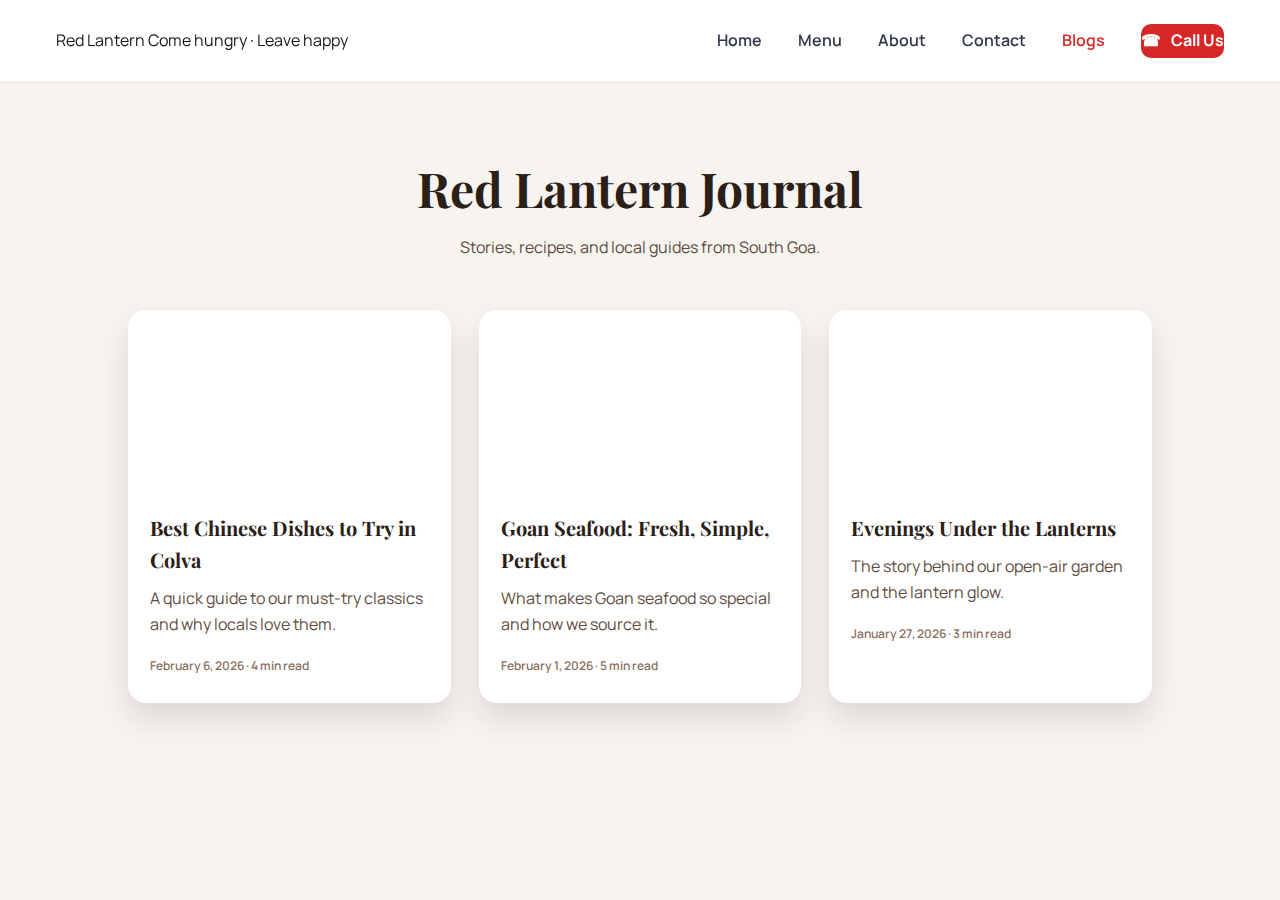
<file: blogs.html>
<!doctype html>
<html lang="en">
  <head>
    <meta charset="utf-8" />
    <meta name="viewport" content="width=device-width, initial-scale=1" />
    <title>Red Lantern Blog</title>
    <link rel="stylesheet" href="style.css" />
  </head>
  <body>
    <header class="site-header">
      <div class="brand">
        <div class="brand-mark">
          <span class="brand-dot"></span>
          <span class="brand-string"></span>
        </div>
        <div class="brand-text">
          <span class="brand-title">Red</span>
          <span class="brand-title">Lantern</span>
          <span class="brand-tagline">Come hungry · Leave happy</span>
        </div>
      </div>
      <nav class="site-nav">
        <a href="index.html#home">Home</a>
        <a href="menu.html">Menu</a>
        <a href="index.html#about">About</a>
        <a href="index.html#contact">Contact</a>
        <a class="is-active" href="blogs.html">Blogs</a>
        <a class="call-button" href="tel:+917744888888">
          <span class="call-icon">☎</span>
          Call Us
        </a>
      </nav>
    </header>

    <main class="blog-page">
      <section class="blog-hero">
        <h1>Red Lantern Journal</h1>
        <p>Stories, recipes, and local guides from South Goa.</p>
      </section>

      <section class="blog-grid">
        <article class="blog-card">
          <div class="blog-thumb"></div>
          <div class="blog-body">
            <h2>Best Chinese Dishes to Try in Colva</h2>
            <p>A quick guide to our must-try classics and why locals love them.</p>
            <span class="blog-meta">February 6, 2026 · 4 min read</span>
          </div>
        </article>
        <article class="blog-card">
          <div class="blog-thumb blog-thumb-alt"></div>
          <div class="blog-body">
            <h2>Goan Seafood: Fresh, Simple, Perfect</h2>
            <p>What makes Goan seafood so special and how we source it.</p>
            <span class="blog-meta">February 1, 2026 · 5 min read</span>
          </div>
        </article>
        <article class="blog-card">
          <div class="blog-thumb blog-thumb-third"></div>
          <div class="blog-body">
            <h2>Evenings Under the Lanterns</h2>
            <p>The story behind our open-air garden and the lantern glow.</p>
            <span class="blog-meta">January 27, 2026 · 3 min read</span>
          </div>
        </article>
      </section>
    </main>
  </body>
</html>
</file>
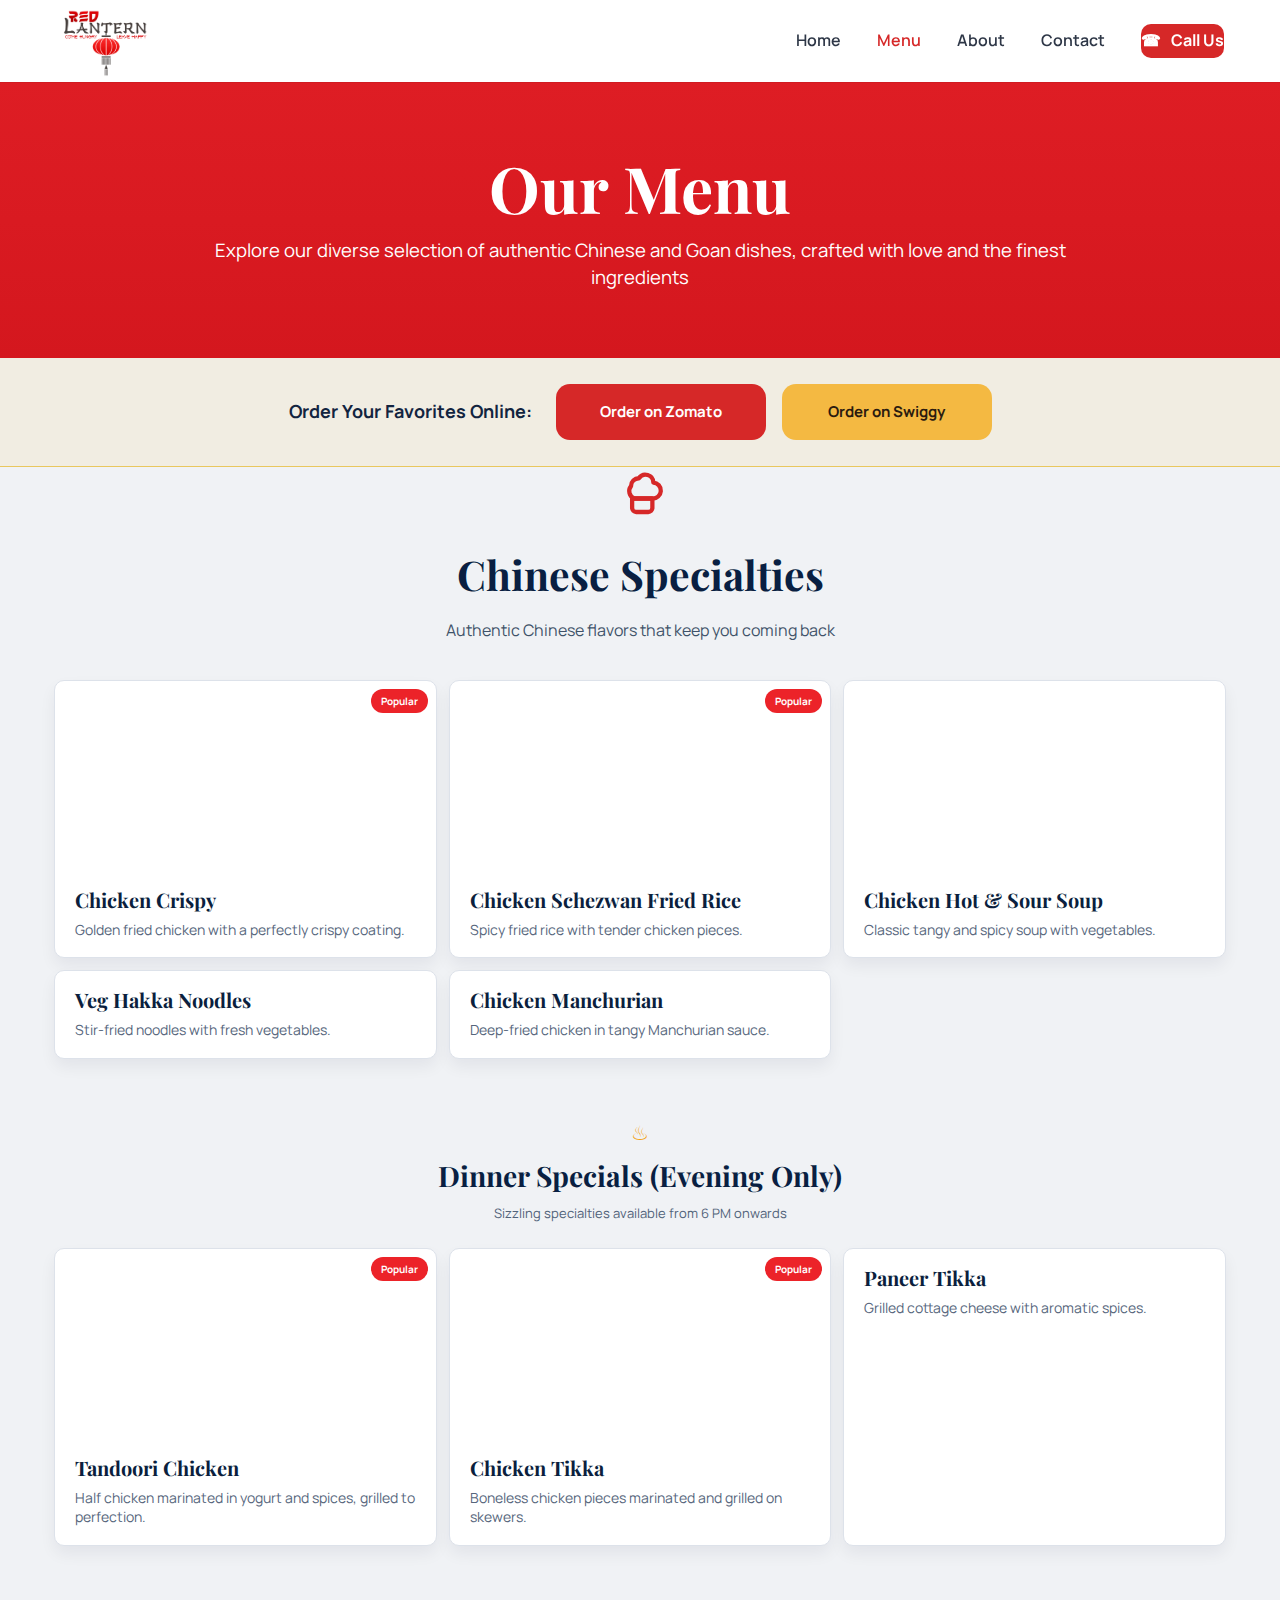
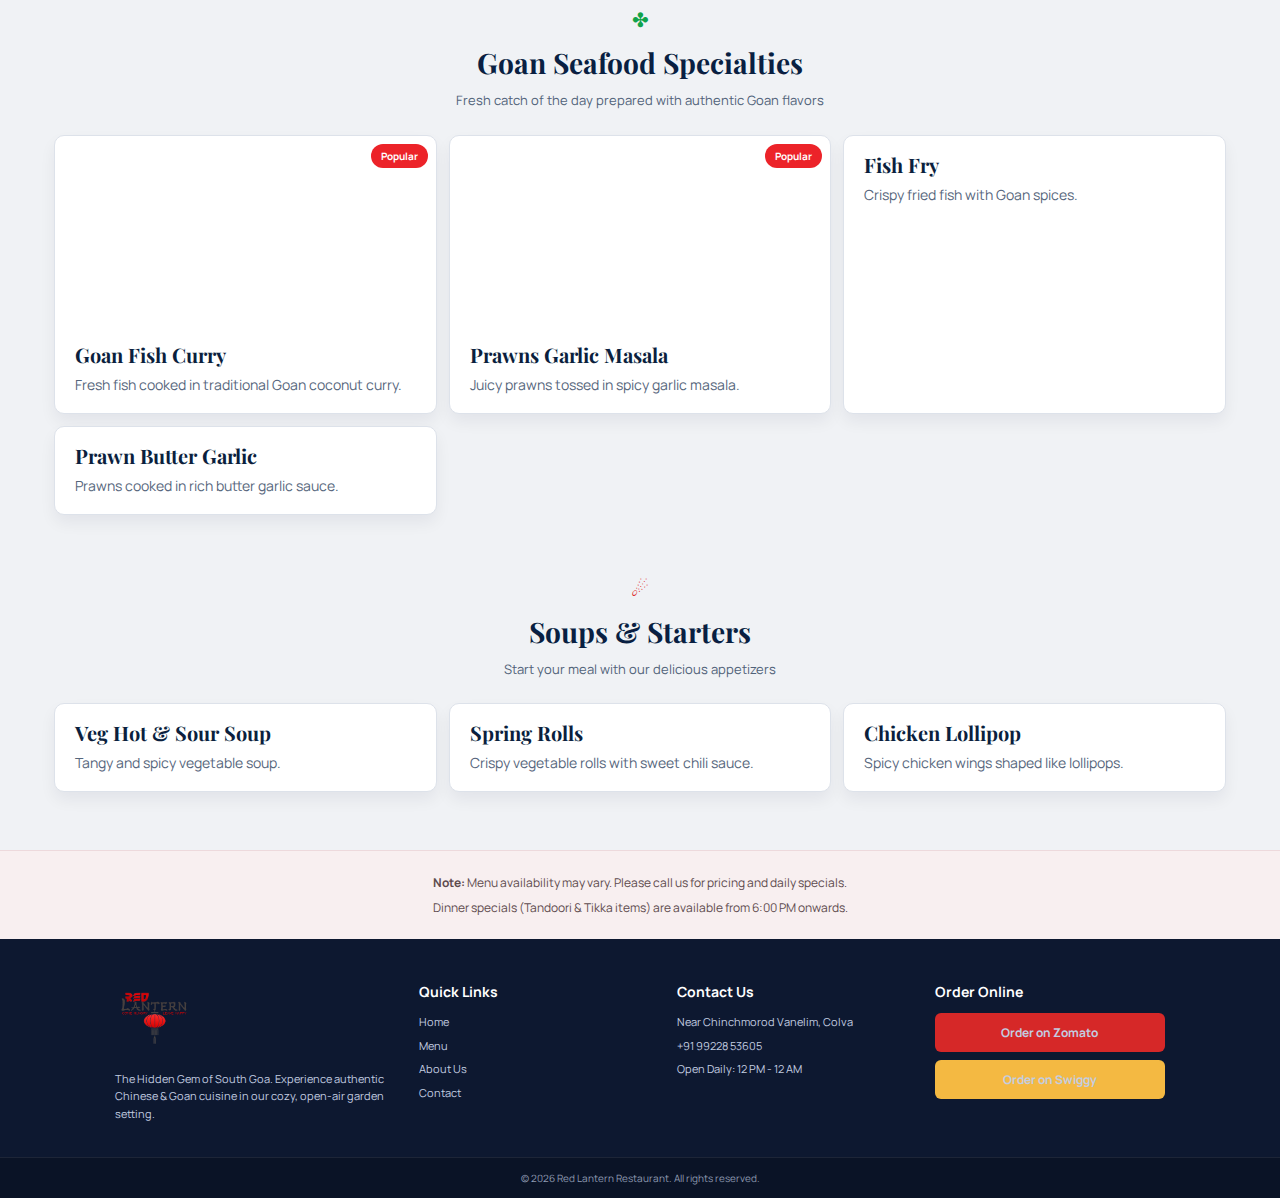
<file: menu.html>
<!doctype html>
<html lang="en">
  <head>
    <meta charset="utf-8" />
    <meta name="viewport" content="width=device-width, initial-scale=1" />
    <title>Red Lantern Menu</title>
    <link rel="stylesheet" href="style.css" />
  </head>
  <body>
    <header class="site-header">
      <a class="brand" href="index.html#home" aria-label="Red Lantern home">
        <img
          class="brand-logo-image"
          src="images/Redlanternlogo.png"
          alt="Red Lantern logo"
        />
      </a>
      <nav class="site-nav">
        <a href="index.html#home">Home</a>
        <a class="is-active" href="menu.html">Menu</a>
        <a href="index.html#about">About</a>
        <a href="index.html#contact">Contact</a>
        <a class="call-button" href="tel:+917744888888">
          <span class="call-icon">☎</span>
          Call Us
        </a>
      </nav>
    </header>

    <main class="menu-page">
      <section class="menu-hero">
        <h1>Our Menu</h1>
        <p>
          Explore our diverse selection of authentic Chinese and Goan dishes, crafted with
          love and the finest ingredients
        </p>
      </section>

      <section class="menu-order-strip">
        <p>Order Your Favorites Online:</p>
        <div class="menu-order-actions">
          <a class="btn btn-primary" href="https://www.zomato.com/" target="_blank" rel="noopener">Order on Zomato</a>
          <a class="btn btn-secondary" href="https://www.swiggy.com/" target="_blank" rel="noopener">Order on Swiggy</a>
        </div>
      </section>

      <section class="menu-category-block menu-category-block-first">
        <div class="menu-intro">
          <svg class="menu-chef-icon" viewBox="0 0 24 24" aria-hidden="true" focusable="false">
            <path
              d="M8 8.5A3.5 3.5 0 0 1 11.5 5a3.5 3.5 0 0 1 6.43 1.93A3.5 3.5 0 0 1 17.5 14h-8A3.5 3.5 0 0 1 8 8.5Z"
              fill="none"
              stroke="currentColor"
              stroke-width="1.9"
              stroke-linecap="round"
              stroke-linejoin="round"
            />
            <path
              d="M8.5 14h9v4.2a1.8 1.8 0 0 1-1.8 1.8h-5.4a1.8 1.8 0 0 1-1.8-1.8V14Z"
              fill="none"
              stroke="currentColor"
              stroke-width="1.9"
              stroke-linecap="round"
              stroke-linejoin="round"
            />
          </svg>
          <h2>Chinese Specialties</h2>
          <p>Authentic Chinese flavors that keep you coming back</p>
        </div>

        <div class="menu-item-grid">
          <article class="menu-item-card has-image">
            <div class="menu-item-image menu-item-image-crispy">
              <span class="dish-badge">Popular</span>
            </div>
            <div class="menu-item-copy">
              <h3>Chicken Crispy</h3>
              <p>Golden fried chicken with a perfectly crispy coating.</p>
            </div>
          </article>
          <article class="menu-item-card has-image">
            <div class="menu-item-image menu-item-image-schezwan">
              <span class="dish-badge">Popular</span>
            </div>
            <div class="menu-item-copy">
              <h3>Chicken Schezwan Fried Rice</h3>
              <p>Spicy fried rice with tender chicken pieces.</p>
            </div>
          </article>
          <article class="menu-item-card has-image">
            <div class="menu-item-image menu-item-image-soup"></div>
            <div class="menu-item-copy">
              <h3>Chicken Hot &amp; Sour Soup</h3>
              <p>Classic tangy and spicy soup with vegetables.</p>
            </div>
          </article>
          <article class="menu-item-card">
            <div class="menu-item-copy">
              <h3>Veg Hakka Noodles</h3>
              <p>Stir-fried noodles with fresh vegetables.</p>
            </div>
          </article>
          <article class="menu-item-card">
            <div class="menu-item-copy">
              <h3>Chicken Manchurian</h3>
              <p>Deep-fried chicken in tangy Manchurian sauce.</p>
            </div>
          </article>
        </div>
      </section>

      <section class="menu-category-block">
        <div class="menu-category-head">
          <span class="menu-category-icon menu-category-icon-gold">♨</span>
          <h2>Dinner Specials (Evening Only)</h2>
          <p>Sizzling specialties available from 6 PM onwards</p>
        </div>
        <div class="menu-item-grid">
          <article class="menu-item-card has-image">
            <div class="menu-item-image menu-item-image-chicken">
              <span class="dish-badge">Popular</span>
            </div>
            <div class="menu-item-copy">
              <h3>Tandoori Chicken</h3>
              <p>Half chicken marinated in yogurt and spices, grilled to perfection.</p>
            </div>
          </article>
          <article class="menu-item-card has-image">
            <div class="menu-item-image menu-item-image-tikka">
              <span class="dish-badge">Popular</span>
            </div>
            <div class="menu-item-copy">
              <h3>Chicken Tikka</h3>
              <p>Boneless chicken pieces marinated and grilled on skewers.</p>
            </div>
          </article>
          <article class="menu-item-card">
            <div class="menu-item-copy">
              <h3>Paneer Tikka</h3>
              <p>Grilled cottage cheese with aromatic spices.</p>
            </div>
          </article>
        </div>
      </section>

      <section class="menu-category-block">
        <div class="menu-category-head">
          <span class="menu-category-icon menu-category-icon-green">✤</span>
          <h2>Goan Seafood Specialties</h2>
          <p>Fresh catch of the day prepared with authentic Goan flavors</p>
        </div>
        <div class="menu-item-grid">
          <article class="menu-item-card has-image">
            <div class="menu-item-image menu-item-image-curry">
              <span class="dish-badge">Popular</span>
            </div>
            <div class="menu-item-copy">
              <h3>Goan Fish Curry</h3>
              <p>Fresh fish cooked in traditional Goan coconut curry.</p>
            </div>
          </article>
          <article class="menu-item-card has-image">
            <div class="menu-item-image menu-item-image-garlic">
              <span class="dish-badge">Popular</span>
            </div>
            <div class="menu-item-copy">
              <h3>Prawns Garlic Masala</h3>
              <p>Juicy prawns tossed in spicy garlic masala.</p>
            </div>
          </article>
          <article class="menu-item-card">
            <div class="menu-item-copy">
              <h3>Fish Fry</h3>
              <p>Crispy fried fish with Goan spices.</p>
            </div>
          </article>
          <article class="menu-item-card">
            <div class="menu-item-copy">
              <h3>Prawn Butter Garlic</h3>
              <p>Prawns cooked in rich butter garlic sauce.</p>
            </div>
          </article>
        </div>
      </section>

      <section class="menu-category-block">
        <div class="menu-category-head">
          <span class="menu-category-icon menu-category-icon-red">☄</span>
          <h2>Soups &amp; Starters</h2>
          <p>Start your meal with our delicious appetizers</p>
        </div>
        <div class="menu-item-grid">
          <article class="menu-item-card">
            <div class="menu-item-copy">
              <h3>Veg Hot &amp; Sour Soup</h3>
              <p>Tangy and spicy vegetable soup.</p>
            </div>
          </article>
          <article class="menu-item-card">
            <div class="menu-item-copy">
              <h3>Spring Rolls</h3>
              <p>Crispy vegetable rolls with sweet chili sauce.</p>
            </div>
          </article>
          <article class="menu-item-card">
            <div class="menu-item-copy">
              <h3>Chicken Lollipop</h3>
              <p>Spicy chicken wings shaped like lollipops.</p>
            </div>
          </article>
        </div>
      </section>

      <section class="menu-note-strip">
        <p><strong>Note:</strong> Menu availability may vary. Please call us for pricing and daily specials.</p>
        <p>Dinner specials (Tandoori &amp; Tikka items) are available from 6:00 PM onwards.</p>
      </section>

      <footer class="menu-footer">
        <div class="menu-footer-col">
          <img class="menu-footer-logo" src="images/Redlanternlogo.png" alt="Red Lantern" />
          <p>
            The Hidden Gem of South Goa. Experience authentic Chinese &amp; Goan cuisine in
            our cozy, open-air garden setting.
          </p>
        </div>
        <div class="menu-footer-col">
          <h3>Quick Links</h3>
          <a href="index.html#home">Home</a>
          <a href="menu.html">Menu</a>
          <a href="index.html#about">About Us</a>
          <a href="index.html#contact">Contact</a>
        </div>
        <div class="menu-footer-col">
          <h3>Contact Us</h3>
          <p>Near Chinchmorod Vanelim, Colva</p>
          <p>+91 99228 53605</p>
          <p>Open Daily: 12 PM - 12 AM</p>
        </div>
        <div class="menu-footer-col">
          <h3>Order Online</h3>
          <a class="btn btn-primary" href="https://www.zomato.com/" target="_blank" rel="noopener">Order on Zomato</a>
          <a class="btn btn-secondary" href="https://www.swiggy.com/" target="_blank" rel="noopener">Order on Swiggy</a>
        </div>
      </footer>
      <div class="menu-footer-bottom">© 2026 Red Lantern Restaurant. All rights reserved.</div>
    </main>
  </body>
</html>
</file>
<file: style.css>
@import url("https://fonts.googleapis.com/css2?family=Playfair+Display:wght@400;600;700&family=Manrope:wght@300;400;600;700&display=swap");

:root {
  color-scheme: light;
  --brand-red: #d62828;
  --brand-red-dark: #b11d1d;
  --brand-gold: #f4b942;
  --ink: #171311;
  --cream: #f7f1e7;
  --muted: #e9e3da;
  --shadow: 0 20px 60px rgba(0, 0, 0, 0.35);
}

* {
  box-sizing: border-box;
  margin: 0;
  padding: 0;
}

body {
  font-family: "Manrope", "Segoe UI", sans-serif;
  font-size: 16px;
  background: #f5f2ed;
  color: #1d1a17;
  line-height: 1.6;
}

a {
  color: inherit;
  text-decoration: none;
}

.site-header {
  position: fixed;
  inset: 0 0 auto 0;
  height: 82px;
  display: flex;
  align-items: center;
  justify-content: space-between;
  padding: 0 56px;
  background: #ffffff;
  color: var(--ink);
  box-shadow: 0 1px 0 rgba(0, 0, 0, 0.06);
  z-index: 10;
  border-bottom: 0;
}

.brand {
  display: inline-flex;
  align-items: center;
}

.brand-logo-image {
  width: 96px;
  height: auto;
  display: block;
}

.site-nav {
  display: flex;
  align-items: center;
  gap: 36px;
  font-weight: 600;
  color: #2e3747;
  font-size: 16px;
}

.site-nav a {
  padding: 4px 0;
  position: relative;
  transition: color 0.2s ease;
}

.site-nav a:hover {
  color: var(--brand-red);
}

.site-nav .is-active {
  color: var(--brand-red);
}

.call-button {
  display: inline-flex;
  align-items: center;
  gap: 10px;
  padding: 12px 26px;
  border-radius: 10px;
  background: var(--brand-red);
  color: #fff;
  box-shadow: none;
  font-weight: 700;
}

.call-button:hover {
  background: var(--brand-red-dark);
}

.hero {
  min-height: 100vh;
  padding: 160px 10vw 124px;
  background-image:
    linear-gradient(180deg, rgba(6, 7, 11, 0.64) 0%, rgba(8, 7, 8, 0.78) 100%),
    url("images/IMG_5908.PNG");
  background-size: cover;
  background-position: center center;
  display: flex;
  align-items: center;
  position: relative;
}

.hero::after {
  content: "";
  position: absolute;
  inset: 82px 0 0 0;
  background: linear-gradient(to bottom, rgba(4, 4, 8, 0.28), rgba(4, 4, 8, 0.36));
  pointer-events: none;
}

.hero-content {
  position: relative;
  max-width: 980px;
  z-index: 1;
  text-align: center;
  margin: 0 auto;
}

.hero-logo {
  margin-bottom: 28px;
  display: inline-flex;
  align-items: center;
}

.hero-logo-image {
  width: min(330px, 62vw);
  height: auto;
  display: block;
}

.hero h1 {
  font-family: "Playfair Display", serif;
  font-size: clamp(48px, 5.8vw, 74px);
  color: #fff;
  line-height: 1.04;
  text-shadow: 0 6px 24px rgba(0, 0, 0, 0.68);
  margin-bottom: 22px;
}

.hero p {
  font-size: clamp(19px, 1.9vw, 34px);
  color: rgba(255, 255, 255, 0.9);
  margin-bottom: 34px;
  max-width: 860px;
  margin-inline: auto;
  line-height: 1.35;
}

.hero-actions {
  display: flex;
  flex-wrap: wrap;
  justify-content: center;
  gap: 14px;
}

.btn {
  padding: 16px 32px;
  border-radius: 14px;
  font-weight: 700;
  font-size: clamp(15px, 0.95vw, 17px);
  transition: transform 0.2s ease, box-shadow 0.2s ease;
}

.btn:hover {
  transform: translateY(-2px);
  box-shadow: var(--shadow);
}

.btn-primary {
  background: var(--brand-red);
  color: #fff;
}

.btn-secondary {
  background: var(--brand-gold);
  color: #2b1b0f;
}

.btn-ghost {
  background: #fff;
  color: #1a2030;
}

.scroll-cue {
  position: absolute;
  left: 50%;
  bottom: 34px;
  transform: translateX(-50%);
  display: flex;
  justify-content: center;
}

.scroll-pill {
  width: 24px;
  height: 40px;
  border-radius: 999px;
  border: 2px solid rgba(255, 255, 255, 0.82);
  position: relative;
}

.scroll-pill::after {
  content: "";
  position: absolute;
  top: 6px;
  left: 50%;
  width: 4px;
  height: 8px;
  border-radius: 999px;
  background: #fff;
  transform: translateX(-50%);
  animation: scroll 1.6s infinite;
}

@keyframes scroll {
  0% {
    opacity: 0;
    transform: translate(-50%, 0);
  }
  40% {
    opacity: 1;
  }
  100% {
    opacity: 0;
    transform: translate(-50%, 10px);
  }
}

.info-bar {
  display: flex;
  flex-wrap: wrap;
  justify-content: center;
  gap: 24px;
  background: var(--brand-red);
  color: #fff;
  padding: 22px 40px;
  font-weight: 600;
  text-align: center;
}

.info-item {
  display: flex;
  align-items: center;
  gap: 10px;
}

.info-icon {
  font-size: 20px;
}

.welcome {
  display: grid;
  grid-template-columns: minmax(280px, 1fr) minmax(280px, 1fr);
  gap: 48px;
  padding: 90px 10vw;
  background: #fff;
  align-items: center;
}

.blog-page {
  padding-top: 120px;
  background: #f7f4ef;
  min-height: 100vh;
}

.blog-hero {
  text-align: center;
  padding: 30px 10vw 10px;
}

.blog-hero h1 {
  font-family: "Playfair Display", serif;
  font-size: clamp(30px, 4vw, 48px);
  color: #2b2018;
  margin-bottom: 8px;
}

.blog-hero p {
  color: #5a4a40;
}

.blog-grid {
  display: grid;
  grid-template-columns: repeat(3, minmax(240px, 1fr));
  gap: 28px;
  padding: 40px 10vw 80px;
}

.blog-card {
  background: #fff;
  border-radius: 18px;
  overflow: hidden;
  box-shadow: 0 16px 30px rgba(27, 20, 16, 0.12);
}

.blog-thumb {
  height: 180px;
  background-image: url("https://images.unsplash.com/photo-1466978913421-dad2ebd01d17?auto=format&fit=crop&w=900&q=80");
  background-size: cover;
  background-position: center;
}

.blog-thumb-alt {
  background-image: url("https://images.unsplash.com/photo-1504674900247-0877df9cc836?auto=format&fit=crop&w=900&q=80");
}

.blog-thumb-third {
  background-image: url("https://images.unsplash.com/photo-1478144592103-25e218a04891?auto=format&fit=crop&w=900&q=80");
}

.blog-body {
  padding: 22px 22px 26px;
}

.blog-body h2 {
  font-family: "Playfair Display", serif;
  font-size: 20px;
  margin-bottom: 10px;
  color: #2b2018;
}

.blog-body p {
  color: #5d4b3e;
  margin-bottom: 14px;
}

.blog-meta {
  color: #8a6f5e;
  font-size: 12px;
  font-weight: 600;
}

.menu-page {
  padding-top: 82px;
  background: #f0f2f5;
  min-height: 100vh;
  overflow-x: hidden;
}

.menu-hero {
  background: linear-gradient(180deg, #de1d24 0%, #d4171e 100%);
  color: #fff;
  text-align: center;
  padding: 72px 20px 68px;
}

.menu-hero h1 {
  font-family: "Playfair Display", serif;
  font-size: clamp(42px, 5.2vw, 64px);
  line-height: 1.05;
  margin-bottom: 16px;
}

.menu-hero p {
  max-width: 860px;
  margin: 0 auto;
  font-size: clamp(18px, 1.45vw, 24px);
  line-height: 1.42;
}

.menu-order-strip {
  background: #f1ede2;
  border-bottom: 1px solid #e9c75e;
  padding: 26px 20px;
  display: flex;
  align-items: center;
  justify-content: center;
  gap: 24px;
}

.menu-order-strip p {
  font-size: clamp(18px, 1.3vw, 22px);
  color: #12243f;
  font-weight: 700;
}

.menu-order-actions {
  display: flex;
  gap: 16px;
}

.menu-order-actions .btn {
  min-width: 210px;
  text-align: center;
}

.menu-showcase {
  max-width: 1220px;
  margin: 0 auto;
  padding: 72px 24px 72px;
}

.menu-intro {
  text-align: center;
  margin-bottom: 36px;
}

.menu-chef-icon {
  width: 54px;
  height: 54px;
  color: #d62828;
  margin-bottom: 14px;
}

.menu-intro h2 {
  font-family: "Playfair Display", serif;
  color: #091f42;
  font-size: clamp(34px, 3.2vw, 50px);
  margin-bottom: 10px;
}

.menu-intro p {
  color: #3f5269;
  font-size: clamp(16px, 1.2vw, 20px);
}

.menu-category-block-first {
  padding-top: 72px;
}

.menu-card-grid {
  display: grid;
  grid-template-columns: repeat(3, minmax(230px, 1fr));
  gap: 20px;
}

.dish-card {
  min-height: 270px;
  border-radius: 14px;
  position: relative;
  overflow: hidden;
  box-shadow: 0 14px 30px rgba(10, 20, 40, 0.18);
  background-size: cover;
  background-position: center;
}

.dish-card::before {
  content: "";
  position: absolute;
  inset: 0;
  background: linear-gradient(to top, rgba(4, 7, 15, 0.74) 0%, rgba(4, 7, 15, 0.08) 54%);
}

.dish-card-one {
  background-image: url("https://images.unsplash.com/photo-1544025162-d76694265947?auto=format&fit=crop&w=1200&q=80");
}

.dish-card-two {
  background-image: url("https://images.unsplash.com/photo-1525755662778-989d0524087e?auto=format&fit=crop&w=1200&q=80");
}

.dish-card-three {
  background-image: url("https://images.unsplash.com/photo-1516684732162-798a0062be99?auto=format&fit=crop&w=1200&q=80");
}

.dish-badge {
  position: absolute;
  right: 16px;
  top: 16px;
  z-index: 2;
  background: #ec2329;
  color: #fff;
  padding: 6px 16px;
  border-radius: 999px;
  font-size: 14px;
  font-weight: 700;
}

.dish-overlay {
  position: absolute;
  left: 0;
  right: 0;
  bottom: 0;
  z-index: 1;
  padding: 20px;
}

.dish-overlay h3 {
  color: #fff;
  font-family: "Playfair Display", serif;
  font-size: 26px;
  margin-bottom: 6px;
}

.dish-overlay p {
  color: rgba(255, 255, 255, 0.9);
  font-size: 14px;
}

.menu-category-block {
  max-width: 1220px;
  margin: 0 auto;
  padding: 0 24px 58px;
}

.menu-category-head {
  text-align: center;
  margin-bottom: 24px;
}

.menu-category-icon {
  display: inline-flex;
  align-items: center;
  justify-content: center;
  font-size: 20px;
  margin-bottom: 4px;
}

.menu-category-icon-gold {
  color: #f3a316;
}

.menu-category-icon-green {
  color: #10a34a;
}

.menu-category-icon-red {
  color: #de2a2a;
}

.menu-category-head h2 {
  font-family: "Playfair Display", serif;
  color: #091f42;
  font-size: clamp(26px, 2.2vw, 36px);
  margin-bottom: 5px;
}

.menu-category-head p {
  color: #516279;
  font-size: clamp(13px, 0.95vw, 16px);
}

.menu-item-grid {
  display: grid;
  grid-template-columns: repeat(3, minmax(220px, 1fr));
  gap: 12px;
}

.menu-item-card {
  background: #fff;
  border: 1px solid #dde2ea;
  border-radius: 10px;
  overflow: hidden;
  box-shadow: 0 8px 16px rgba(13, 24, 43, 0.06);
}

.menu-item-image {
  height: 190px;
  background-size: cover;
  background-position: center;
  position: relative;
}

.menu-item-image .dish-badge {
  top: 8px;
  right: 8px;
  font-size: 10px;
  padding: 4px 10px;
}

.menu-item-image-chicken {
  background-image: url("https://images.unsplash.com/photo-1527477396000-e27163b481c2?auto=format&fit=crop&w=900&q=80");
}

.menu-item-image-tikka {
  background-image: url("https://images.unsplash.com/photo-1599487488170-d11ec9c172f0?auto=format&fit=crop&w=900&q=80");
}

.menu-item-image-curry {
  background-image: url("https://images.unsplash.com/photo-1626500155537-93690c24099e?auto=format&fit=crop&w=900&q=80");
}

.menu-item-image-garlic {
  background-image: url("https://images.unsplash.com/photo-1563379091339-03246963d96c?auto=format&fit=crop&w=900&q=80");
}

.menu-item-image-crispy {
  background-image: url("https://images.unsplash.com/photo-1574637723730-43c3f0a9f6fb?auto=format&fit=crop&w=900&q=80");
}

.menu-item-image-schezwan {
  background-image: url("https://images.unsplash.com/photo-1512058564366-18510be2db19?auto=format&fit=crop&w=900&q=80");
}

.menu-item-image-soup {
  background-image: url("https://images.unsplash.com/photo-1547592166-23ac45744acd?auto=format&fit=crop&w=900&q=80");
}

.menu-item-copy {
  padding: 16px 20px 18px;
}

.menu-item-copy h3 {
  font-family: "Playfair Display", serif;
  color: #0b1f3e;
  font-size: clamp(20px, 1.35vw, 27px);
  line-height: 1.3;
  margin-bottom: 8px;
}

.menu-item-copy p {
  color: #56667c;
  font-size: clamp(14px, 0.95vw, 18px);
  line-height: 1.35;
}

.menu-note-strip {
  background: #f8eff0;
  border-top: 1px solid #edd9dc;
  padding: 22px 18px;
  text-align: center;
}

.menu-note-strip p {
  font-size: 12px;
  color: #5e4b4e;
  margin-bottom: 5px;
}

.menu-note-strip p:last-child {
  margin-bottom: 0;
}

.menu-footer {
  background: #0d1830;
  color: #d7e0ef;
  padding: 42px 9vw 28px;
  display: grid;
  grid-template-columns: 1.2fr 1fr 1fr 1fr;
  gap: 28px;
}

.menu-footer-col h3 {
  color: #fff;
  font-size: 14px;
  margin-bottom: 10px;
  font-weight: 700;
}

.menu-footer-logo {
  width: 76px;
  height: auto;
  margin-bottom: 10px;
}

.menu-footer-col p,
.menu-footer-col a {
  color: #c3cde0;
  display: block;
  font-size: 11px;
  margin-bottom: 6px;
}

.menu-footer-col .btn {
  width: 100%;
  text-align: center;
  font-size: 12px;
  padding: 10px 14px;
  border-radius: 6px;
  margin-bottom: 8px;
}

.menu-footer-bottom {
  background: #0a1326;
  color: #8f9bb2;
  text-align: center;
  font-size: 10px;
  padding: 12px 12px;
  border-top: 1px solid rgba(255, 255, 255, 0.08);
}

.welcome-media {
  height: 360px;
  border-radius: 24px;
  background-image: url("images/red lanten home.jpg");
  background-size: cover;
  background-position: center;
  box-shadow: 0 20px 50px rgba(0, 0, 0, 0.25);
}

.welcome-copy h2,
.why-us h2,
.testimonials h2 {
  font-family: "Playfair Display", serif;
  font-size: clamp(26px, 3vw, 36px);
  margin-bottom: 18px;
  color: #2b2018;
}

.welcome-copy p {
  margin-bottom: 18px;
  color: #4a3d33;
}

.why-us,
.testimonials {
  padding: 70px 10vw 90px;
  text-align: center;
}

.why-us {
  padding: 110px 5vw 120px;
  background: linear-gradient(#f6f6f7 0 100px, #edeef1 100px);
}

.why-us h2 {
  color: #111a2e;
  font-size: clamp(34px, 3.5vw, 48px);
  margin-bottom: 50px;
}

.card-grid {
  display: grid;
  grid-template-columns: repeat(3, minmax(220px, 1fr));
  gap: 28px;
  margin-top: 36px;
}

.why-us .card-grid {
  gap: 34px;
  margin-top: 0;
}

.card,
.review-card {
  background: #fff;
  border-radius: 18px;
  padding: 26px 24px;
  box-shadow: 0 16px 30px rgba(27, 20, 16, 0.12);
  transition: transform 0.25s ease, box-shadow 0.25s ease;
}

.card {
  text-align: center;
  background: #efefef;
  border-radius: 20px;
}

.why-us .card {
  background: #f4f4f5;
  border-radius: 22px;
  box-shadow: 0 8px 20px rgba(16, 24, 40, 0.11);
  padding: 36px 42px 42px;
}

.card:hover {
  transform: translateY(-4px);
  box-shadow: 0 18px 28px rgba(27, 20, 16, 0.14);
}

.card-icon {
  width: 56px;
  height: 56px;
  margin: 0 auto 16px;
  display: inline-flex;
  align-items: center;
  justify-content: center;
}

.card-icon svg {
  width: 48px;
  height: 48px;
  fill: none;
  stroke: currentColor;
  stroke-width: 1.9;
  stroke-linecap: round;
  stroke-linejoin: round;
}

.why-us .card-icon {
  width: 52px;
  height: 52px;
  margin-bottom: 22px;
}

.why-us .card-icon svg {
  width: 44px;
  height: 44px;
  stroke-width: 1.85;
}

.card-icon-red {
  color: #d62828;
}

.card-icon-amber {
  color: #f39c12;
}

.card-icon-green {
  color: #17a34a;
}

.card h3 {
  font-family: "Playfair Display", serif;
  font-size: 20px;
  margin-bottom: 8px;
  color: #2b2018;
}

.card p {
  color: #5d4b3e;
}

.why-us .card h3 {
  color: #111a2e;
  font-size: clamp(22px, 2vw, 30px);
  margin-bottom: 18px;
}

.why-us .card p {
  color: #4b5567;
  font-size: clamp(16px, 1.15vw, 19px);
  line-height: 1.45;
}

.testimonials {
  background: #faf7f4;
}

.review-card {
  text-align: left;
  background: #fff4f2;
}

.stars {
  color: #f3a21a;
  letter-spacing: 2px;
  margin-bottom: 12px;
  font-size: 14px;
}

.review-card p {
  color: #4f3f36;
  font-style: italic;
  margin-bottom: 18px;
}

.reviewer {
  font-weight: 700;
  color: #2b2018;
}

.cta-band {
  background: var(--brand-red);
  color: #fff;
  padding: 70px 10vw;
  text-align: center;
}

.cta-band h2 {
  font-family: "Playfair Display", serif;
  font-size: clamp(26px, 3.5vw, 38px);
  margin-bottom: 10px;
}

.cta-band p {
  margin-bottom: 24px;
  color: rgba(255, 255, 255, 0.85);
}

.cta-actions {
  display: flex;
  justify-content: center;
  gap: 16px;
  flex-wrap: wrap;
}

.site-footer {
  background: #111827;
  color: #e5e7eb;
  padding: 70px 10vw 50px;
  display: grid;
  grid-template-columns: repeat(4, minmax(160px, 1fr));
  gap: 32px;
}

.site-footer h3 {
  font-family: "Playfair Display", serif;
  margin-bottom: 12px;
  font-size: 18px;
}

.site-footer a {
  display: block;
  margin-bottom: 8px;
  color: #e5e7eb;
}

.footer-logo {
  font-family: "Playfair Display", serif;
  font-size: 22px;
  color: #f59f9f;
  margin-bottom: 10px;
}

.footer-order .btn {
  display: inline-flex;
  justify-content: center;
  width: 100%;
  margin-bottom: 12px;
}

.footer-bottom {
  background: #0b1220;
  color: #94a3b8;
  text-align: center;
  padding: 18px 10vw;
  font-size: 13px;
}

@media (max-width: 960px) {
  .site-header {
    height: auto;
    padding: 14px 22px;
    flex-wrap: wrap;
    gap: 14px;
  }

  .site-nav {
    width: 100%;
    flex-wrap: wrap;
    justify-content: center;
    gap: 20px;
    font-size: 15px;
  }

  .hero {
    padding: 190px 8vw 100px;
  }

  .welcome,
  .site-footer {
    grid-template-columns: 1fr;
  }

  .card-grid {
    grid-template-columns: 1fr;
  }

  .why-us {
    padding: 88px 24px 96px;
  }

  .why-us h2 {
    font-size: clamp(30px, 8vw, 42px);
    margin-bottom: 34px;
  }

  .why-us .card {
    padding: 30px 26px 34px;
  }

  .why-us .card h3 {
    font-size: clamp(24px, 6vw, 30px);
  }

  .why-us .card p {
    font-size: clamp(16px, 4.3vw, 20px);
  }

  .blog-grid {
    grid-template-columns: 1fr;
  }

  .menu-page {
    padding-top: 112px;
  }

  .menu-order-strip {
    flex-direction: column;
    gap: 18px;
    text-align: center;
  }

  .menu-order-actions {
    width: 100%;
    justify-content: center;
    flex-wrap: wrap;
  }

  .menu-card-grid {
    grid-template-columns: 1fr;
  }

  .menu-category-block {
    padding: 8px 22px 48px;
  }

  .menu-item-grid {
    grid-template-columns: repeat(2, minmax(0, 1fr));
  }

  .menu-footer {
    grid-template-columns: repeat(2, minmax(0, 1fr));
  }
}

@media (max-width: 640px) {
  .brand-logo-image {
    width: 86px;
  }

  .hero-actions {
    flex-direction: column;
  }

  .hero h1 {
    font-size: clamp(34px, 10vw, 46px);
  }

  .hero p {
    font-size: clamp(16px, 4.4vw, 19px);
  }

  .btn {
    width: 100%;
    text-align: center;
  }

  .why-us {
    padding: 72px 18px 78px;
  }

  .why-us .card {
    border-radius: 20px;
  }

  .menu-hero {
    padding: 72px 18px;
  }

  .menu-hero h1 {
    font-size: clamp(42px, 12vw, 58px);
  }

  .menu-hero p {
    font-size: clamp(20px, 5vw, 26px);
  }

  .menu-showcase {
    padding: 66px 18px 78px;
  }

  .menu-intro h2 {
    font-size: clamp(36px, 9.5vw, 48px);
  }

  .menu-order-actions .btn {
    min-width: 0;
    width: 100%;
  }

  .menu-item-grid {
    grid-template-columns: 1fr;
  }

  .menu-footer {
    grid-template-columns: 1fr;
    padding: 36px 18px 22px;
  }
}
</file>
